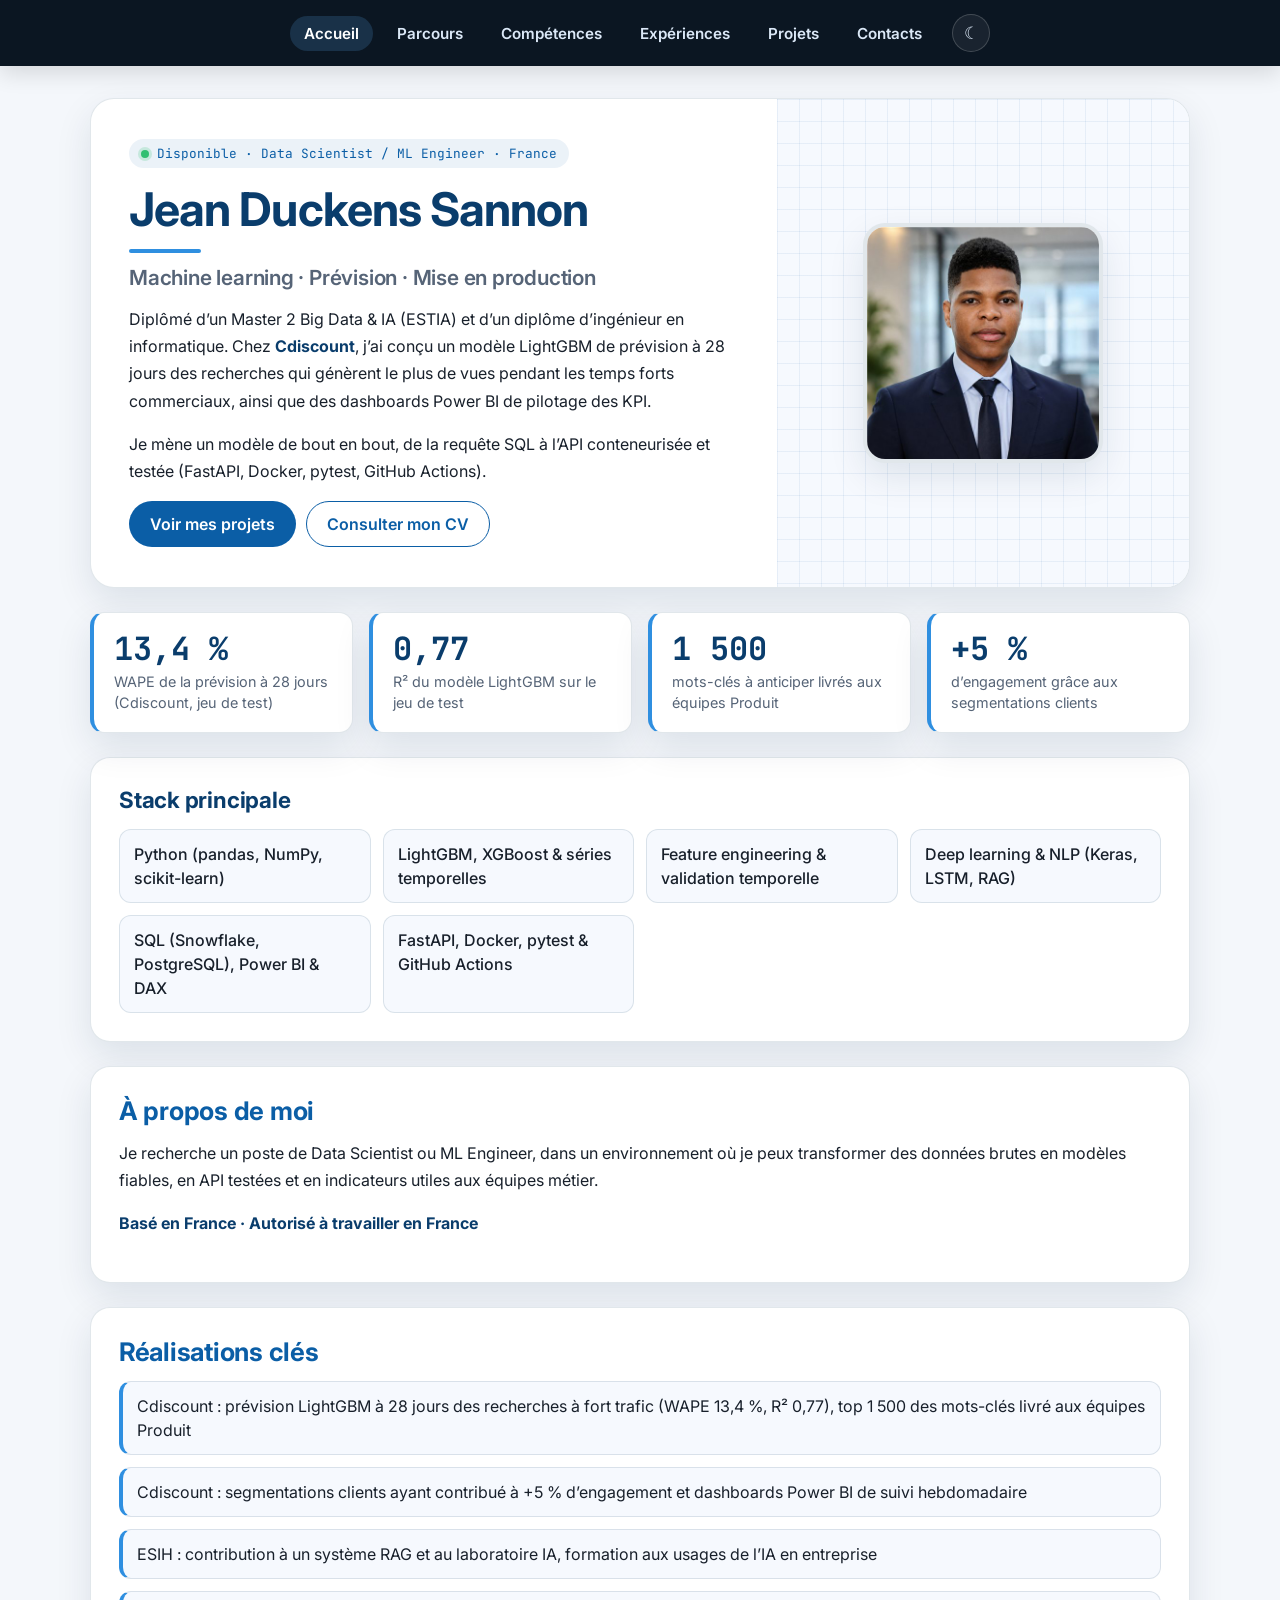
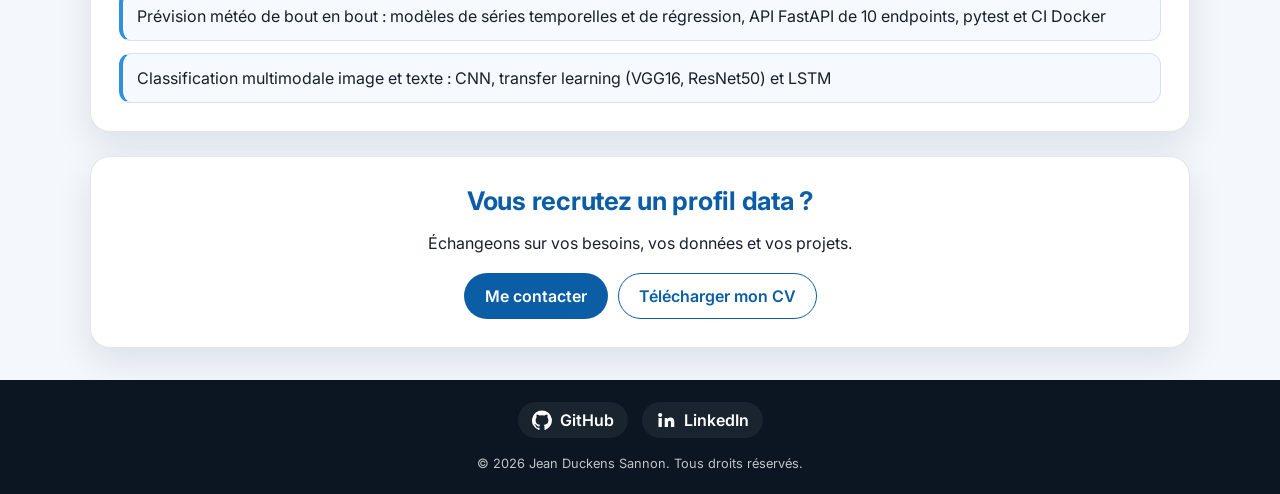
<file: index.html>
﻿<!DOCTYPE html>
<html lang="fr">
    <head>
        <meta charset="UTF-8" />
        <meta name="viewport" content="width=device-width, initial-scale=1.0" />
        <title>Jean Duckens Sannon | Data Scientist, Machine Learning & prévision</title>
        <meta name="description" content="Portfolio de Jean Duckens Sannon, Data Scientist (Master 2 Big Data & IA, ESTIA ; expérience Cdiscount) : machine learning, prévision, mise en production avec FastAPI, Docker et CI/CD, Power BI." />
        <meta name="theme-color" content="#0b1622" />
        <meta property="og:type" content="website" />
        <meta property="og:title" content="Jean Duckens Sannon | Data Scientist, Machine Learning & prévision" />
        <meta property="og:description" content="Découvrez mon parcours, mes compétences, mes expériences et mes projets de Data Science et MLOps." />
        <meta property="og:image" content="assets/images/duc.jpg" />
        <link rel="icon" href="assets/images/duc.jpg" type="image/jpeg" />
        <link rel="preconnect" href="https://fonts.googleapis.com" />
        <link rel="preconnect" href="https://fonts.gstatic.com" crossorigin />
        <link rel="stylesheet" href="https://fonts.googleapis.com/css2?family=Inter:wght@400;500;600;700&family=JetBrains+Mono:wght@500;700&display=swap" />
        <link rel="stylesheet" href="assets/css/style.css" />
        <script>try { var t = localStorage.getItem('theme'); if (t) document.documentElement.setAttribute('data-theme', t); } catch (e) {}</script>
        <script src="assets/js/main.js" defer></script>
        <script type="application/ld+json">
        {
            "@context": "https://schema.org",
            "@type": "Person",
            "name": "Jean Duckens Sannon",
            "jobTitle": "Data Scientist",
            "email": "mailto:sannonjeanduckens@gmail.com",
            "address": { "@type": "PostalAddress", "addressCountry": "FR" },
            "alumniOf": [
                { "@type": "CollegeOrUniversity", "name": "ESTIA" },
                { "@type": "CollegeOrUniversity", "name": "ESIH" }
            ],
            "knowsAbout": ["Machine learning", "Prévision de séries temporelles", "LightGBM", "Python", "SQL", "FastAPI", "Docker", "Power BI", "RAG"],
            "sameAs": [
                "https://github.com/grayhacked",
                "https://www.linkedin.com/in/jean-duckens-sannon"
            ]
        }
        </script>
    </head>

    <body>
        <header>
            <nav aria-label="Navigation principale">
                <a href="index.html" aria-current="page">Accueil</a>
                <a href="pages/parcours.html">Parcours</a>
                <a href="pages/competences.html">Compétences</a>
                <a href="pages/experiences.html">Expériences</a>
                <a href="pages/projets.html">Projets</a>
                <a href="pages/contacts.html">Contacts</a>
            </nav>
        </header>

        <main>
            <section class="hero" aria-labelledby="titre-portfolio">
                <div class="hero-copy">
                    <span class="eyebrow">Disponible · Data Scientist / ML Engineer · France</span>
                    <h1 id="titre-portfolio">Jean Duckens Sannon</h1>
                    <h2>Machine learning · Prévision · Mise en production</h2>
                    <p>Diplômé d’un Master 2 Big Data & IA (ESTIA) et d’un diplôme d’ingénieur en informatique. Chez <strong>Cdiscount</strong>, j’ai conçu un modèle LightGBM de prévision à 28 jours des recherches qui génèrent le plus de vues pendant les temps forts commerciaux, ainsi que des dashboards Power BI de pilotage des KPI.</p>
                    <p>Je mène un modèle de bout en bout, de la requête SQL à l’API conteneurisée et testée (FastAPI, Docker, pytest, GitHub Actions).</p>
                    <div class="hero-actions">
                        <a class="hero-link" href="pages/projets.html">Voir mes projets</a>
                        <a class="hero-link hero-link-ghost" href="documents/CV_Jean_Duckens_Sannon_Data_Scientist_bst.pdf" target="_blank" rel="noopener noreferrer">Consulter mon CV</a>
                    </div>
                </div>
                <div class="hero-visual">
                    <img class="profile-image" src="assets/images/duc.jpg" alt="Jean Duckens Sannon" width="240" height="240" />
                </div>
            </section>

            <section aria-labelledby="resultats-titre">
                <h2 id="resultats-titre" class="visually-hidden">Résultats chiffrés</h2>
                <ul class="metrics">
                    <li>
                        <span class="metric-value">13,4 %</span>
                        <span class="metric-label">WAPE de la prévision à 28 jours (Cdiscount, jeu de test)</span>
                    </li>
                    <li>
                        <span class="metric-value">0,77</span>
                        <span class="metric-label">R² du modèle LightGBM sur le jeu de test</span>
                    </li>
                    <li>
                        <span class="metric-value">1 500</span>
                        <span class="metric-label">mots-clés à anticiper livrés aux équipes Produit</span>
                    </li>
                    <li>
                        <span class="metric-value">+5 %</span>
                        <span class="metric-label">d’engagement grâce aux segmentations clients</span>
                    </li>
                </ul>
            </section>

            <section class="skills-panel" aria-labelledby="competences-titre">
                <h2 id="competences-titre">Stack principale</h2>
                <ul>
                    <li>Python (pandas, NumPy, scikit-learn)</li>
                    <li>LightGBM, XGBoost & séries temporelles</li>
                    <li>Feature engineering & validation temporelle</li>
                    <li>Deep learning & NLP (Keras, LSTM, RAG)</li>
                    <li>SQL (Snowflake, PostgreSQL), Power BI & DAX</li>
                    <li>FastAPI, Docker, pytest & GitHub Actions</li>
                </ul>
            </section>

            <section class="page-card" aria-labelledby="apropos-titre">
                <h2 id="apropos-titre">À propos de moi</h2>
                <p>Je recherche un poste de Data Scientist ou ML Engineer, dans un environnement où je peux transformer des données brutes en modèles fiables, en API testées et en indicateurs utiles aux équipes métier.</p>
                <p><strong>Basé en France · Autorisé à travailler en France</strong></p>
            </section>

            <section class="page-card" aria-labelledby="realisations-titre">
                <h2 id="realisations-titre">Réalisations clés</h2>
                <ul class="list-stack">
                    <li>Cdiscount : prévision LightGBM à 28 jours des recherches à fort trafic (WAPE 13,4 %, R² 0,77), top 1 500 des mots-clés livré aux équipes Produit</li>
                    <li>Cdiscount : segmentations clients ayant contribué à +5 % d’engagement et dashboards Power BI de suivi hebdomadaire</li>
                    <li>ESIH : contribution à un système RAG et au laboratoire IA, formation aux usages de l’IA en entreprise</li>
                    <li>Prévision météo de bout en bout : modèles de séries temporelles et de régression, API FastAPI de 10 endpoints, pytest et CI Docker</li>
                    <li>Classification multimodale image et texte : CNN, transfer learning (VGG16, ResNet50) et LSTM</li>
                </ul>
            </section>

            <section class="page-card recruiter-cta" aria-labelledby="cta-titre">
                <h2 id="cta-titre">Vous recrutez un profil data ?</h2>
                <p>Échangeons sur vos besoins, vos données et vos projets.</p>
                <div class="hero-actions">
                    <a class="hero-link" href="pages/contacts.html">Me contacter</a>
                    <a class="hero-link hero-link-ghost" href="documents/CV_Jean_Duckens_Sannon_Data_Scientist_bst.pdf" target="_blank" rel="noopener noreferrer">Télécharger mon CV</a>
                </div>
            </section>
        </main>

        <footer>
            <div class="social-links" aria-label="Réseaux sociaux">
                <a href="https://github.com/grayhacked" target="_blank" rel="noopener noreferrer" aria-label="GitHub">
                    <svg viewBox="0 0 24 24" aria-hidden="true"><path d="M12 .5a12 12 0 0 0-3.79 23.39c.6.11.82-.26.82-.58v-2.04c-3.34.73-4.04-1.61-4.04-1.61-.55-1.39-1.34-1.76-1.34-1.76-1.09-.75.08-.74.08-.74 1.2.08 1.84 1.23 1.84 1.23 1.07 1.84 2.8 1.31 3.49 1 .11-.78.42-1.31.76-1.61-2.67-.3-5.47-1.34-5.47-5.93 0-1.31.47-2.38 1.23-3.22-.12-.3-.53-1.52.12-3.17 0 0 1-.32 3.3 1.23a11.5 11.5 0 0 1 6 0c2.3-1.55 3.3-1.23 3.3-1.23.65 1.65.24 2.87.12 3.17.77.84 1.23 1.91 1.23 3.22 0 4.6-2.8 5.62-5.48 5.92.43.37.81 1.1.81 2.22v3.29c0 .32.22.69.83.57A12 12 0 0 0 12 .5Z"/></svg>
                    <span>GitHub</span>
                </a>
                <a href="https://www.linkedin.com/in/jean-duckens-sannon" target="_blank" rel="noopener noreferrer" aria-label="LinkedIn">
                    <svg viewBox="0 0 24 24" aria-hidden="true"><path d="M4.98 3.5A2.5 2.5 0 1 1 5 8.5a2.5 2.5 0 0 1-.02-5ZM3 9.5h4v11H3v-11Zm6.5 0h3.83v1.5h.05c.53-1 1.83-2.05 3.77-2.05 4.03 0 4.78 2.65 4.78 6.1v5.45h-4v-4.83c0-1.15-.02-2.63-1.6-2.63-1.6 0-1.85 1.25-1.85 2.55v4.91h-4v-11Z"/></svg>
                    <span>LinkedIn</span>
                </a>
            </div>
            <small>&copy; 2026 Jean Duckens Sannon. Tous droits réservés.</small>
        </footer>
    </body>
</html>
</file>
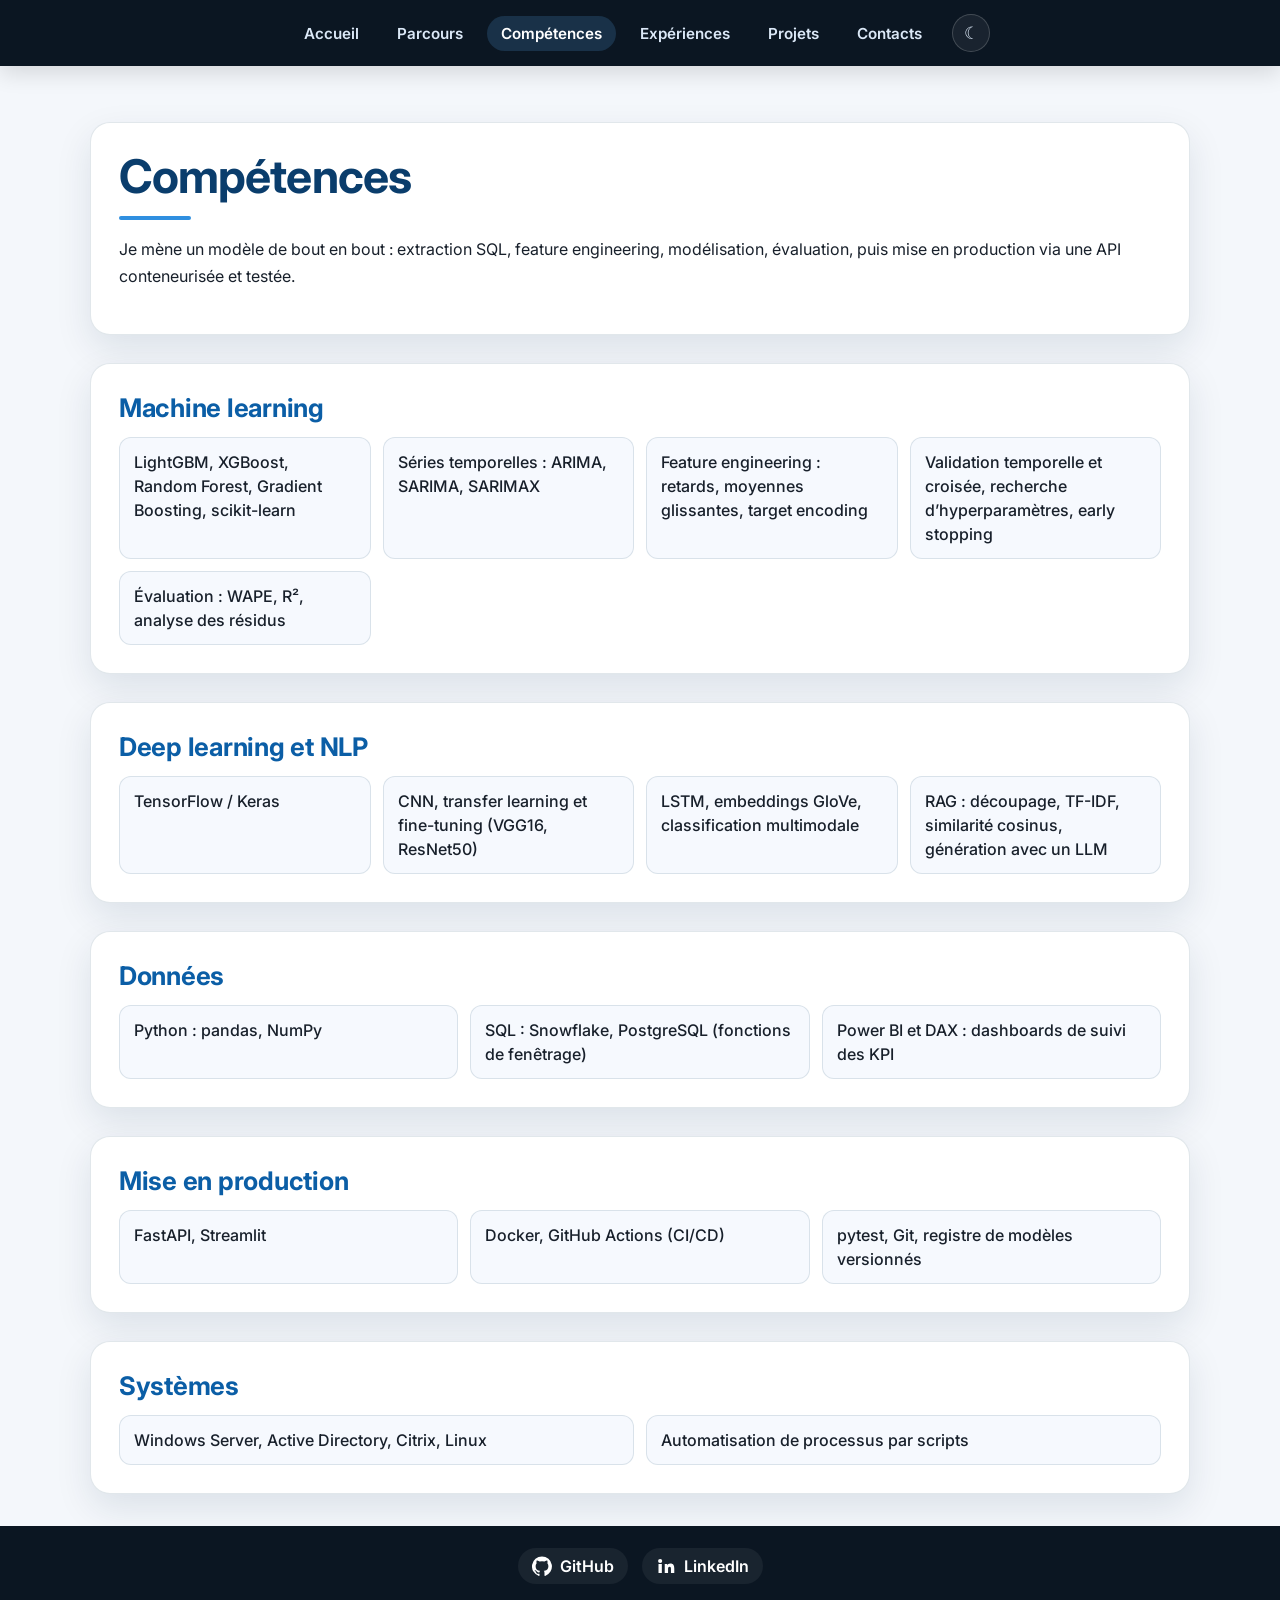
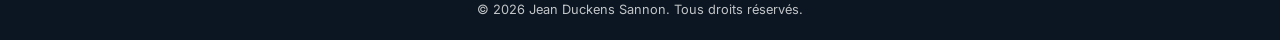
<file: pages/competences.html>
﻿<!DOCTYPE html>
<html lang="fr">
    
<head>
    <meta charset="UTF-8">
    <meta name="viewport" content="width=device-width, initial-scale=1.0">
    <title>Compétences | Jean Duckens Sannon, Data Scientist</title>
    <meta name="description" content="Compétences de Jean Duckens Sannon, Data Scientist : machine learning, séries temporelles, deep learning, NLP, SQL, Power BI, FastAPI, Docker et CI/CD.">
    <meta name="theme-color" content="#0b1622">
    <link rel="preconnect" href="https://fonts.googleapis.com">
    <link rel="preconnect" href="https://fonts.gstatic.com" crossorigin>
    <link rel="stylesheet" href="https://fonts.googleapis.com/css2?family=Inter:wght@400;500;600;700&family=JetBrains+Mono:wght@500;700&display=swap">
    <link rel="icon" href="../assets/images/duc.jpg" type="image/jpeg">
    <link rel="stylesheet" href="../assets/css/style.css">
    <script>try { var t = localStorage.getItem('theme'); if (t) document.documentElement.setAttribute('data-theme', t); } catch (e) {}</script>
    <script src="../assets/js/main.js" defer></script>
</head>

<body>
    <header>
        <nav aria-label="Navigation principale">
            <a href="../index.html">Accueil</a>
            <a href="parcours.html">Parcours</a>
            <a href="competences.html" aria-current="page">Compétences</a>
            <a href="experiences.html">Expériences</a>
            <a href="projets.html">Projets</a>
            <a href="contacts.html">Contacts</a>
        </nav>
    </header>

    <main>
        <div class="page-shell">
            <section class="page-card">
                <h1>Compétences</h1>
                <p>Je mène un modèle de bout en bout : extraction SQL, feature engineering, modélisation, évaluation, puis mise en production via une API conteneurisée et testée.</p>
            </section>

            <section class="page-card">
                <h2>Machine learning</h2>
                <ul>
                    <li>LightGBM, XGBoost, Random Forest, Gradient Boosting, scikit-learn</li>
                    <li>Séries temporelles : ARIMA, SARIMA, SARIMAX</li>
                    <li>Feature engineering : retards, moyennes glissantes, target encoding</li>
                    <li>Validation temporelle et croisée, recherche d’hyperparamètres, early stopping</li>
                    <li>Évaluation : WAPE, R², analyse des résidus</li>
                </ul>
            </section>

            <section class="page-card">
                <h2>Deep learning et NLP</h2>
                <ul>
                    <li>TensorFlow / Keras</li>
                    <li>CNN, transfer learning et fine-tuning (VGG16, ResNet50)</li>
                    <li>LSTM, embeddings GloVe, classification multimodale</li>
                    <li>RAG : découpage, TF-IDF, similarité cosinus, génération avec un LLM</li>
                </ul>
            </section>

            <section class="page-card">
                <h2>Données</h2>
                <ul>
                    <li>Python : pandas, NumPy</li>
                    <li>SQL : Snowflake, PostgreSQL (fonctions de fenêtrage)</li>
                    <li>Power BI et DAX : dashboards de suivi des KPI</li>
                </ul>
            </section>

            <section class="page-card">
                <h2>Mise en production</h2>
                <ul>
                    <li>FastAPI, Streamlit</li>
                    <li>Docker, GitHub Actions (CI/CD)</li>
                    <li>pytest, Git, registre de modèles versionnés</li>
                </ul>
            </section>

            <section class="page-card">
                <h2>Systèmes</h2>
                <ul>
                    <li>Windows Server, Active Directory, Citrix, Linux</li>
                    <li>Automatisation de processus par scripts</li>
                </ul>
            </section>
        </div>
    </main>

    <footer>
        <div class="social-links" aria-label="Réseaux sociaux">
            <a href="https://github.com/grayhacked" target="_blank" rel="noopener noreferrer" aria-label="GitHub"><svg viewBox="0 0 24 24" aria-hidden="true"><path d="M12 .5a12 12 0 0 0-3.79 23.39c.6.11.82-.26.82-.58v-2.04c-3.34.73-4.04-1.61-4.04-1.61-.55-1.39-1.34-1.76-1.34-1.76-1.09-.75.08-.74.08-.74 1.2.08 1.84 1.23 1.84 1.23 1.07 1.84 2.8 1.31 3.49 1 .11-.78.42-1.31.76-1.61-2.67-.3-5.47-1.34-5.47-5.93 0-1.31.47-2.38 1.23-3.22-.12-.3-.53-1.52.12-3.17 0 0 1-.32 3.3 1.23a11.5 11.5 0 0 1 6 0c2.3-1.55 3.3-1.23 3.3-1.23.65 1.65.24 2.87.12 3.17.77.84 1.23 1.91 1.23 3.22 0 4.6-2.8 5.62-5.48 5.92.43.37.81 1.1.81 2.22v3.29c0 .32.22.69.83.57A12 12 0 0 0 12 .5Z"/></svg><span>GitHub</span></a>
            <a href="https://www.linkedin.com/in/jean-duckens-sannon" target="_blank" rel="noopener noreferrer" aria-label="LinkedIn"><svg viewBox="0 0 24 24" aria-hidden="true"><path d="M4.98 3.5A2.5 2.5 0 1 1 5 8.5a2.5 2.5 0 0 1-.02-5ZM3 9.5h4v11H3v-11Zm6.5 0h3.83v1.5h.05c.53-1 1.83-2.05 3.77-2.05 4.03 0 4.78 2.65 4.78 6.1v5.45h-4v-4.83c0-1.15-.02-2.63-1.6-2.63-1.6 0-1.85 1.25-1.85 2.55v4.91h-4v-11Z"/></svg><span>LinkedIn</span></a>
        </div>
        <small>&copy; 2026 Jean Duckens Sannon. Tous droits réservés.</small>
    </footer>
</body>
</html>
</file>
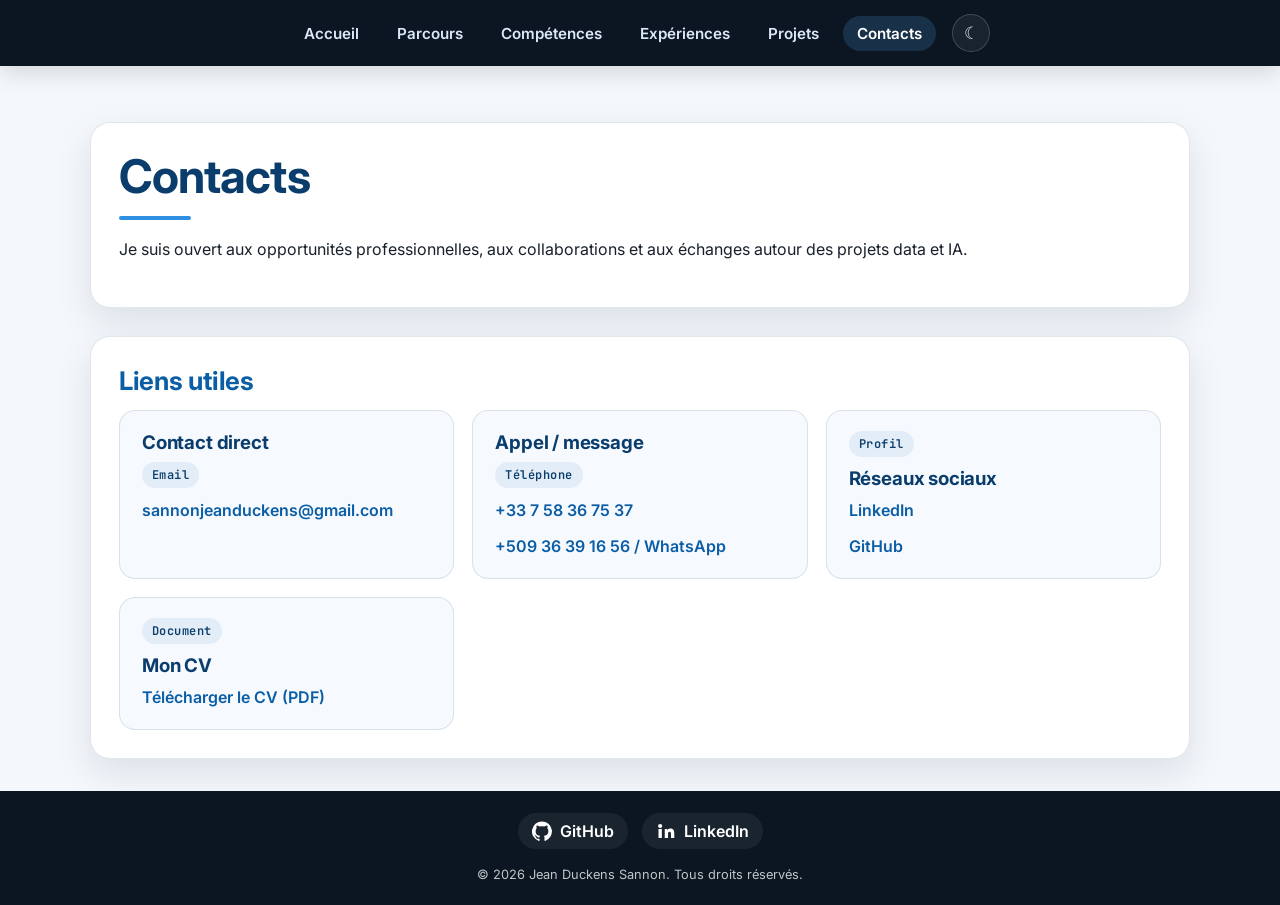
<file: pages/contacts.html>
﻿<!DOCTYPE html>
<html lang="fr">
<head>
    <meta charset="UTF-8" />
    <meta name="viewport" content="width=device-width, initial-scale=1.0" />
    <title>Contacts | Jean Duckens Sannon, Data Scientist</title>
    <meta name="description" content="Contacter Jean Duckens Sannon, Data Scientist basé en France : email, téléphone, LinkedIn, GitHub et CV en PDF.">
    <meta name="theme-color" content="#0b1622">
    <link rel="preconnect" href="https://fonts.googleapis.com">
    <link rel="preconnect" href="https://fonts.gstatic.com" crossorigin>
    <link rel="stylesheet" href="https://fonts.googleapis.com/css2?family=Inter:wght@400;500;600;700&family=JetBrains+Mono:wght@500;700&display=swap">
    <link rel="icon" href="../assets/images/duc.jpg" type="image/jpeg">
    <link rel="stylesheet" href="../assets/css/style.css" />
    <script>try { var t = localStorage.getItem('theme'); if (t) document.documentElement.setAttribute('data-theme', t); } catch (e) {}</script>
    <script src="../assets/js/main.js" defer></script>
    <script src="../assets/js/api.js" defer></script>
    <script src="../assets/js/contact.js" defer></script>
</head>
<body>
    <header>
        <nav aria-label="Navigation principale">
            <a href="../index.html">Accueil</a>
            <a href="parcours.html">Parcours</a>
            <a href="competences.html">Compétences</a>
            <a href="experiences.html">Expériences</a>
            <a href="projets.html">Projets</a>
            <a href="contacts.html" aria-current="page">Contacts</a>
        </nav>
    </header>

    <main>
        <div class="page-shell">
            <section class="page-card">
                <h1>Contacts</h1>
                <p>Je suis ouvert aux opportunités professionnelles, aux collaborations et aux échanges autour des projets data et IA.</p>
            </section>

            <section class="page-card">
                <h2>Liens utiles</h2>
                <div class="contact-grid">
                    <article class="contact-card">
                        <h3>Contact direct</h3>
                        <span class="label">Email</span>
                        <ul class="contact-list">
                            <li><a href="mailto:sannonjeanduckens@gmail.com">sannonjeanduckens@gmail.com</a></li>
                        </ul>
                    </article>

                    <article class="contact-card">
                        <h3>Appel / message</h3>
                        <span class="label">Téléphone</span>
                        <ul class="contact-list">
                            <li><a href="tel:+33758367537">+33 7 58 36 75 37</a></li>
                            <li><a href="https://wa.me/50936391656" target="_blank" rel="noopener noreferrer">+509 36 39 16 56 / WhatsApp</a></li>
                        </ul>
                    </article>

                    <article class="contact-card">
                        <span class="label">Profil</span>
                        <h3>Réseaux sociaux</h3>
                        <ul class="contact-list">
                            <li><a href="https://www.linkedin.com/in/jean-duckens-sannon" target="_blank" rel="noopener noreferrer">LinkedIn</a></li>
                            <li><a href="https://github.com/grayhacked" target="_blank" rel="noopener noreferrer">GitHub</a></li>
                        </ul>
                    </article>

                    <article class="contact-card">
                        <span class="label">Document</span>
                        <h3>Mon CV</h3>
                        <ul class="contact-list">
                            <li><a href="../documents/CV_Jean_Duckens_Sannon_Data_Scientist_bst.pdf" target="_blank" rel="noopener noreferrer">Télécharger le CV (PDF)</a></li>
                        </ul>
                    </article>
                </div>
            </section>

            <section class="page-card" id="contact-form-section" aria-labelledby="form-titre" hidden>
                <h2 id="form-titre">M'envoyer un message</h2>
                <form id="contact-form" class="contact-form" novalidate>
                    <label>Nom
                        <input name="name" required minlength="2" maxlength="100" autocomplete="name">
                    </label>
                    <label>Email
                        <input name="email" type="email" required autocomplete="email">
                    </label>
                    <label>Message
                        <textarea name="message" required minlength="10" maxlength="3000" rows="6"></textarea>
                    </label>
                    <!-- Pot de miel : invisible pour les humains, rempli par les robots -->
                    <input name="website" class="visually-hidden" tabindex="-1" autocomplete="off" aria-hidden="true">
                    <button type="submit" class="hero-link">Envoyer</button>
                    <p id="form-status" class="form-status" role="status" aria-live="polite"></p>
                </form>
            </section>
        </div>
    </main>

    <footer>
        <div class="social-links" aria-label="Réseaux sociaux">
            <a href="https://github.com/grayhacked" target="_blank" rel="noopener noreferrer" aria-label="GitHub"><svg viewBox="0 0 24 24" aria-hidden="true"><path d="M12 .5a12 12 0 0 0-3.79 23.39c.6.11.82-.26.82-.58v-2.04c-3.34.73-4.04-1.61-4.04-1.61-.55-1.39-1.34-1.76-1.34-1.76-1.09-.75.08-.74.08-.74 1.2.08 1.84 1.23 1.84 1.23 1.07 1.84 2.8 1.31 3.49 1 .11-.78.42-1.31.76-1.61-2.67-.3-5.47-1.34-5.47-5.93 0-1.31.47-2.38 1.23-3.22-.12-.3-.53-1.52.12-3.17 0 0 1-.32 3.3 1.23a11.5 11.5 0 0 1 6 0c2.3-1.55 3.3-1.23 3.3-1.23.65 1.65.24 2.87.12 3.17.77.84 1.23 1.91 1.23 3.22 0 4.6-2.8 5.62-5.48 5.92.43.37.81 1.1.81 2.22v3.29c0 .32.22.69.83.57A12 12 0 0 0 12 .5Z"/></svg><span>GitHub</span></a>
            <a href="https://www.linkedin.com/in/jean-duckens-sannon" target="_blank" rel="noopener noreferrer" aria-label="LinkedIn"><svg viewBox="0 0 24 24" aria-hidden="true"><path d="M4.98 3.5A2.5 2.5 0 1 1 5 8.5a2.5 2.5 0 0 1-.02-5ZM3 9.5h4v11H3v-11Zm6.5 0h3.83v1.5h.05c.53-1 1.83-2.05 3.77-2.05 4.03 0 4.78 2.65 4.78 6.1v5.45h-4v-4.83c0-1.15-.02-2.63-1.6-2.63-1.6 0-1.85 1.25-1.85 2.55v4.91h-4v-11Z"/></svg><span>LinkedIn</span></a>
        </div>
        <small>&copy; 2026 Jean Duckens Sannon. Tous droits réservés.</small>
    </footer>
</body>
</html>
</file>
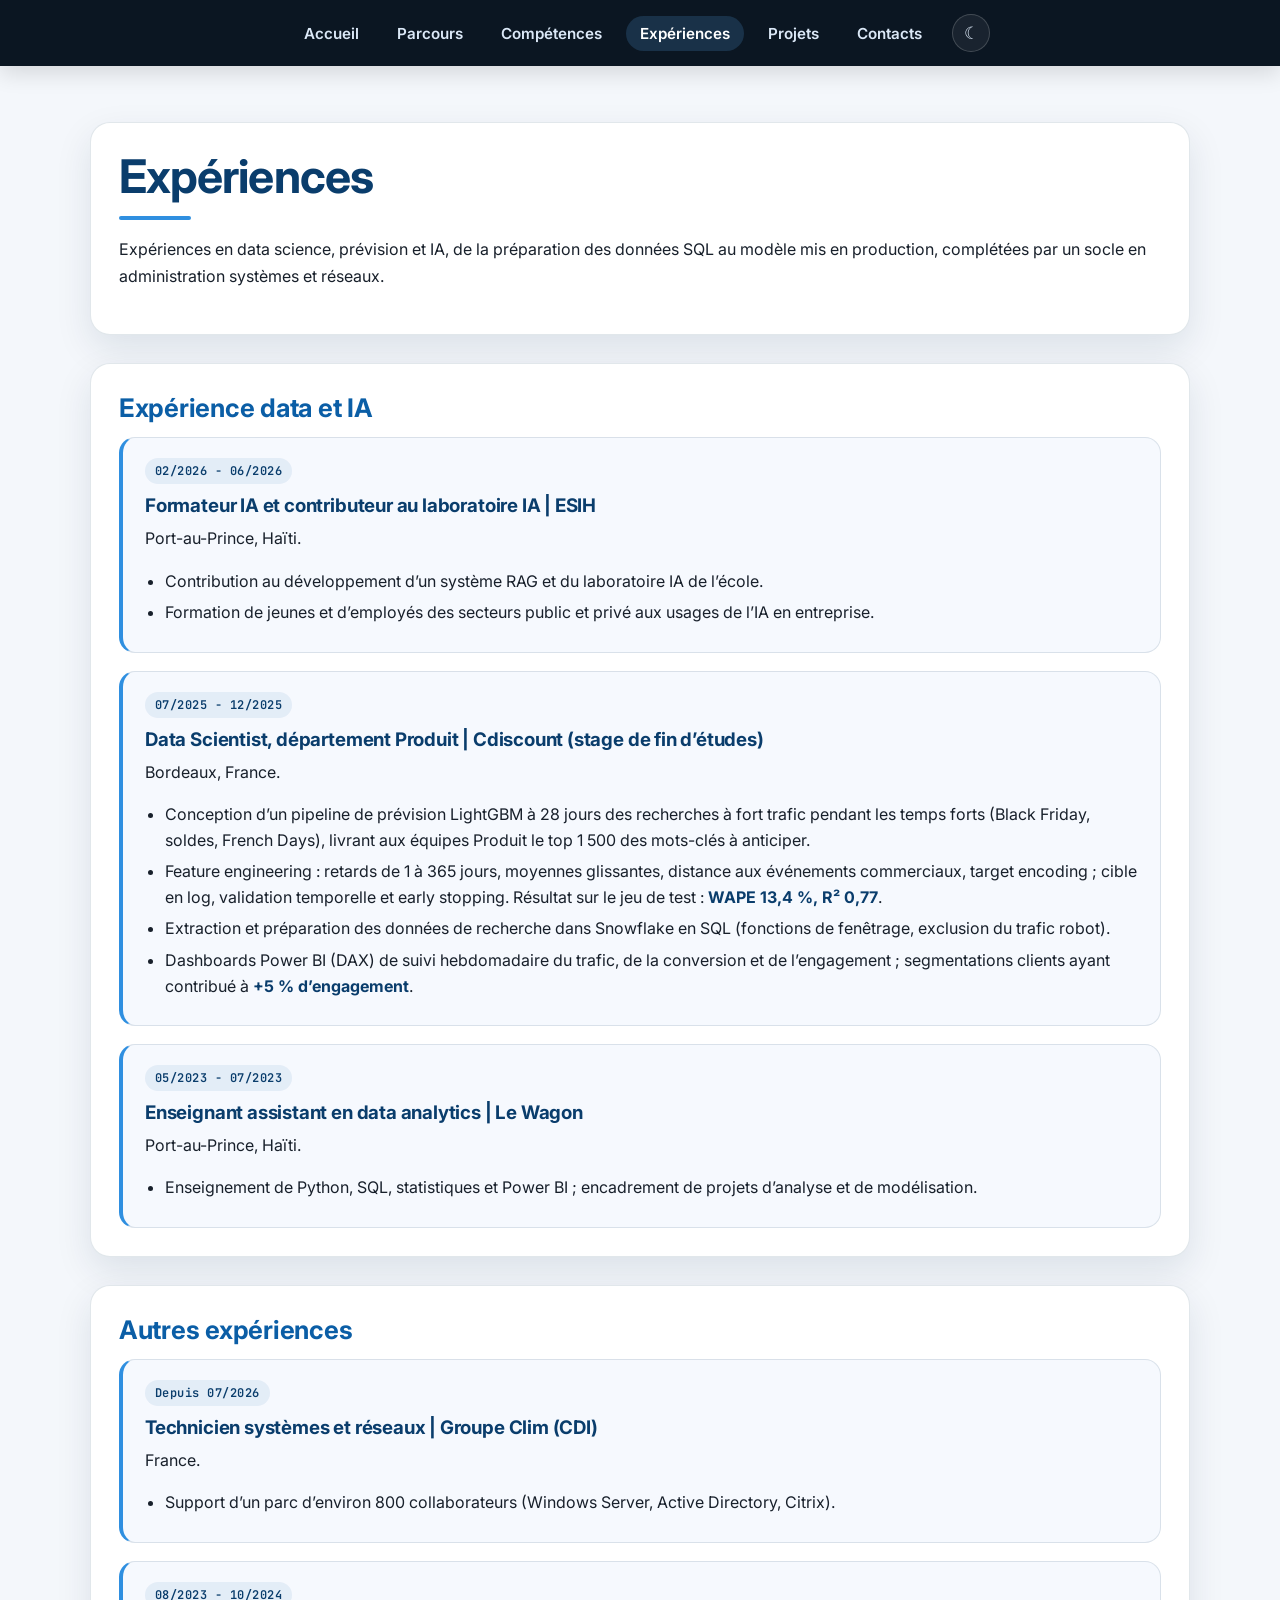
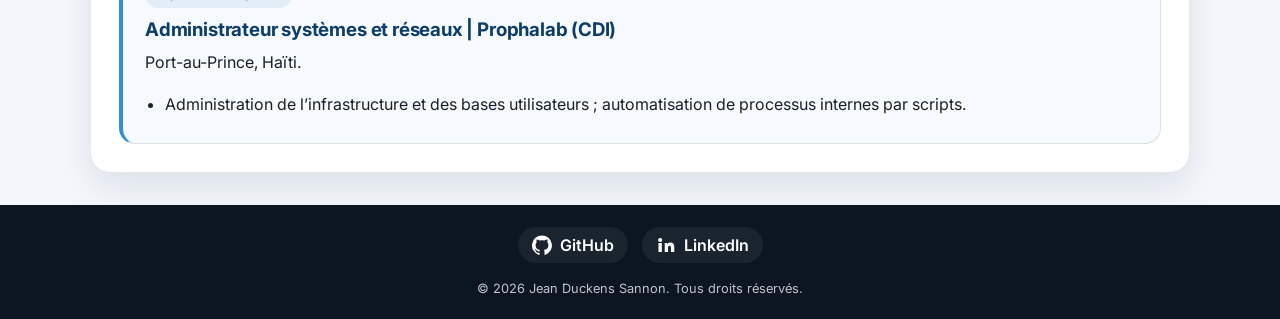
<file: pages/experiences.html>
﻿<!DOCTYPE html>
<html lang="fr">
<head>
    <meta charset="UTF-8">
    <meta name="viewport" content="width=device-width, initial-scale=1.0">
    <title>Expériences | Jean Duckens Sannon, Data Scientist</title>
    <meta name="description" content="Expériences de Jean Duckens Sannon : Data Scientist chez Cdiscount (prévision LightGBM, Power BI), formateur IA à l’ESIH, enseignant data analytics au Wagon.">
    <meta name="theme-color" content="#0b1622">
    <link rel="preconnect" href="https://fonts.googleapis.com">
    <link rel="preconnect" href="https://fonts.gstatic.com" crossorigin>
    <link rel="stylesheet" href="https://fonts.googleapis.com/css2?family=Inter:wght@400;500;600;700&family=JetBrains+Mono:wght@500;700&display=swap">
    <link rel="icon" href="../assets/images/duc.jpg" type="image/jpeg">
    <link rel="stylesheet" href="../assets/css/style.css">
    <script>try { var t = localStorage.getItem('theme'); if (t) document.documentElement.setAttribute('data-theme', t); } catch (e) {}</script>
    <script src="../assets/js/main.js" defer></script>
</head>
<body>
    <header>
        <nav aria-label="Navigation principale">
            <a href="../index.html">Accueil</a>
            <a href="parcours.html">Parcours</a>
            <a href="competences.html">Compétences</a>
            <a href="experiences.html" aria-current="page">Expériences</a>
            <a href="projets.html">Projets</a>
            <a href="contacts.html">Contacts</a>
        </nav>
    </header>

    <main>
        <div class="page-shell">
            <section class="page-card">
                <h1>Expériences</h1>
                <p>Expériences en data science, prévision et IA, de la préparation des données SQL au modèle mis en production, complétées par un socle en administration systèmes et réseaux.</p>
            </section>

            <section class="page-card">
                <h2>Expérience data et IA</h2>
                <div class="timeline">
                    <article class="timeline-item">
                        <span class="label">02/2026 - 06/2026</span>
                        <h3>Formateur IA et contributeur au laboratoire IA | ESIH</h3>
                        <p>Port-au-Prince, Haïti.</p>
                        <ul>
                            <li>Contribution au développement d’un système RAG et du laboratoire IA de l’école.</li>
                            <li>Formation de jeunes et d’employés des secteurs public et privé aux usages de l’IA en entreprise.</li>
                        </ul>
                    </article>

                    <article class="timeline-item">
                        <span class="label">07/2025 - 12/2025</span>
                        <h3>Data Scientist, département Produit | Cdiscount (stage de fin d’études)</h3>
                        <p>Bordeaux, France.</p>
                        <ul>
                            <li>Conception d’un pipeline de prévision LightGBM à 28 jours des recherches à fort trafic pendant les temps forts (Black Friday, soldes, French Days), livrant aux équipes Produit le top 1 500 des mots-clés à anticiper.</li>
                            <li>Feature engineering : retards de 1 à 365 jours, moyennes glissantes, distance aux événements commerciaux, target encoding ; cible en log, validation temporelle et early stopping. Résultat sur le jeu de test : <strong>WAPE 13,4 %, R² 0,77</strong>.</li>
                            <li>Extraction et préparation des données de recherche dans Snowflake en SQL (fonctions de fenêtrage, exclusion du trafic robot).</li>
                            <li>Dashboards Power BI (DAX) de suivi hebdomadaire du trafic, de la conversion et de l’engagement ; segmentations clients ayant contribué à <strong>+5 % d’engagement</strong>.</li>
                        </ul>
                    </article>

                    <article class="timeline-item">
                        <span class="label">05/2023 - 07/2023</span>
                        <h3>Enseignant assistant en data analytics | Le Wagon</h3>
                        <p>Port-au-Prince, Haïti.</p>
                        <ul>
                            <li>Enseignement de Python, SQL, statistiques et Power BI ; encadrement de projets d’analyse et de modélisation.</li>
                        </ul>
                    </article>
                </div>
            </section>

            <section class="page-card">
                <h2>Autres expériences</h2>
                <div class="timeline">
                    <article class="timeline-item">
                        <span class="label">Depuis 07/2026</span>
                        <h3>Technicien systèmes et réseaux | Groupe Clim (CDI)</h3>
                        <p>France.</p>
                        <ul>
                            <li>Support d’un parc d’environ 800 collaborateurs (Windows Server, Active Directory, Citrix).</li>
                        </ul>
                    </article>

                    <article class="timeline-item">
                        <span class="label">08/2023 - 10/2024</span>
                        <h3>Administrateur systèmes et réseaux | Prophalab (CDI)</h3>
                        <p>Port-au-Prince, Haïti.</p>
                        <ul>
                            <li>Administration de l’infrastructure et des bases utilisateurs ; automatisation de processus internes par scripts.</li>
                        </ul>
                    </article>
                </div>
            </section>
        </div>
    </main>

    <footer>
        <div class="social-links" aria-label="Réseaux sociaux">
            <a href="https://github.com/grayhacked" target="_blank" rel="noopener noreferrer" aria-label="GitHub"><svg viewBox="0 0 24 24" aria-hidden="true"><path d="M12 .5a12 12 0 0 0-3.79 23.39c.6.11.82-.26.82-.58v-2.04c-3.34.73-4.04-1.61-4.04-1.61-.55-1.39-1.34-1.76-1.34-1.76-1.09-.75.08-.74.08-.74 1.2.08 1.84 1.23 1.84 1.23 1.07 1.84 2.8 1.31 3.49 1 .11-.78.42-1.31.76-1.61-2.67-.3-5.47-1.34-5.47-5.93 0-1.31.47-2.38 1.23-3.22-.12-.3-.53-1.52.12-3.17 0 0 1-.32 3.3 1.23a11.5 11.5 0 0 1 6 0c2.3-1.55 3.3-1.23 3.3-1.23.65 1.65.24 2.87.12 3.17.77.84 1.23 1.91 1.23 3.22 0 4.6-2.8 5.62-5.48 5.92.43.37.81 1.1.81 2.22v3.29c0 .32.22.69.83.57A12 12 0 0 0 12 .5Z"/></svg><span>GitHub</span></a>
            <a href="https://www.linkedin.com/in/jean-duckens-sannon" target="_blank" rel="noopener noreferrer" aria-label="LinkedIn"><svg viewBox="0 0 24 24" aria-hidden="true"><path d="M4.98 3.5A2.5 2.5 0 1 1 5 8.5a2.5 2.5 0 0 1-.02-5ZM3 9.5h4v11H3v-11Zm6.5 0h3.83v1.5h.05c.53-1 1.83-2.05 3.77-2.05 4.03 0 4.78 2.65 4.78 6.1v5.45h-4v-4.83c0-1.15-.02-2.63-1.6-2.63-1.6 0-1.85 1.25-1.85 2.55v4.91h-4v-11Z"/></svg><span>LinkedIn</span></a>
        </div>
        <small>&copy; 2026 Jean Duckens Sannon. Tous droits réservés.</small>
    </footer>
</body>
</html>
</file>
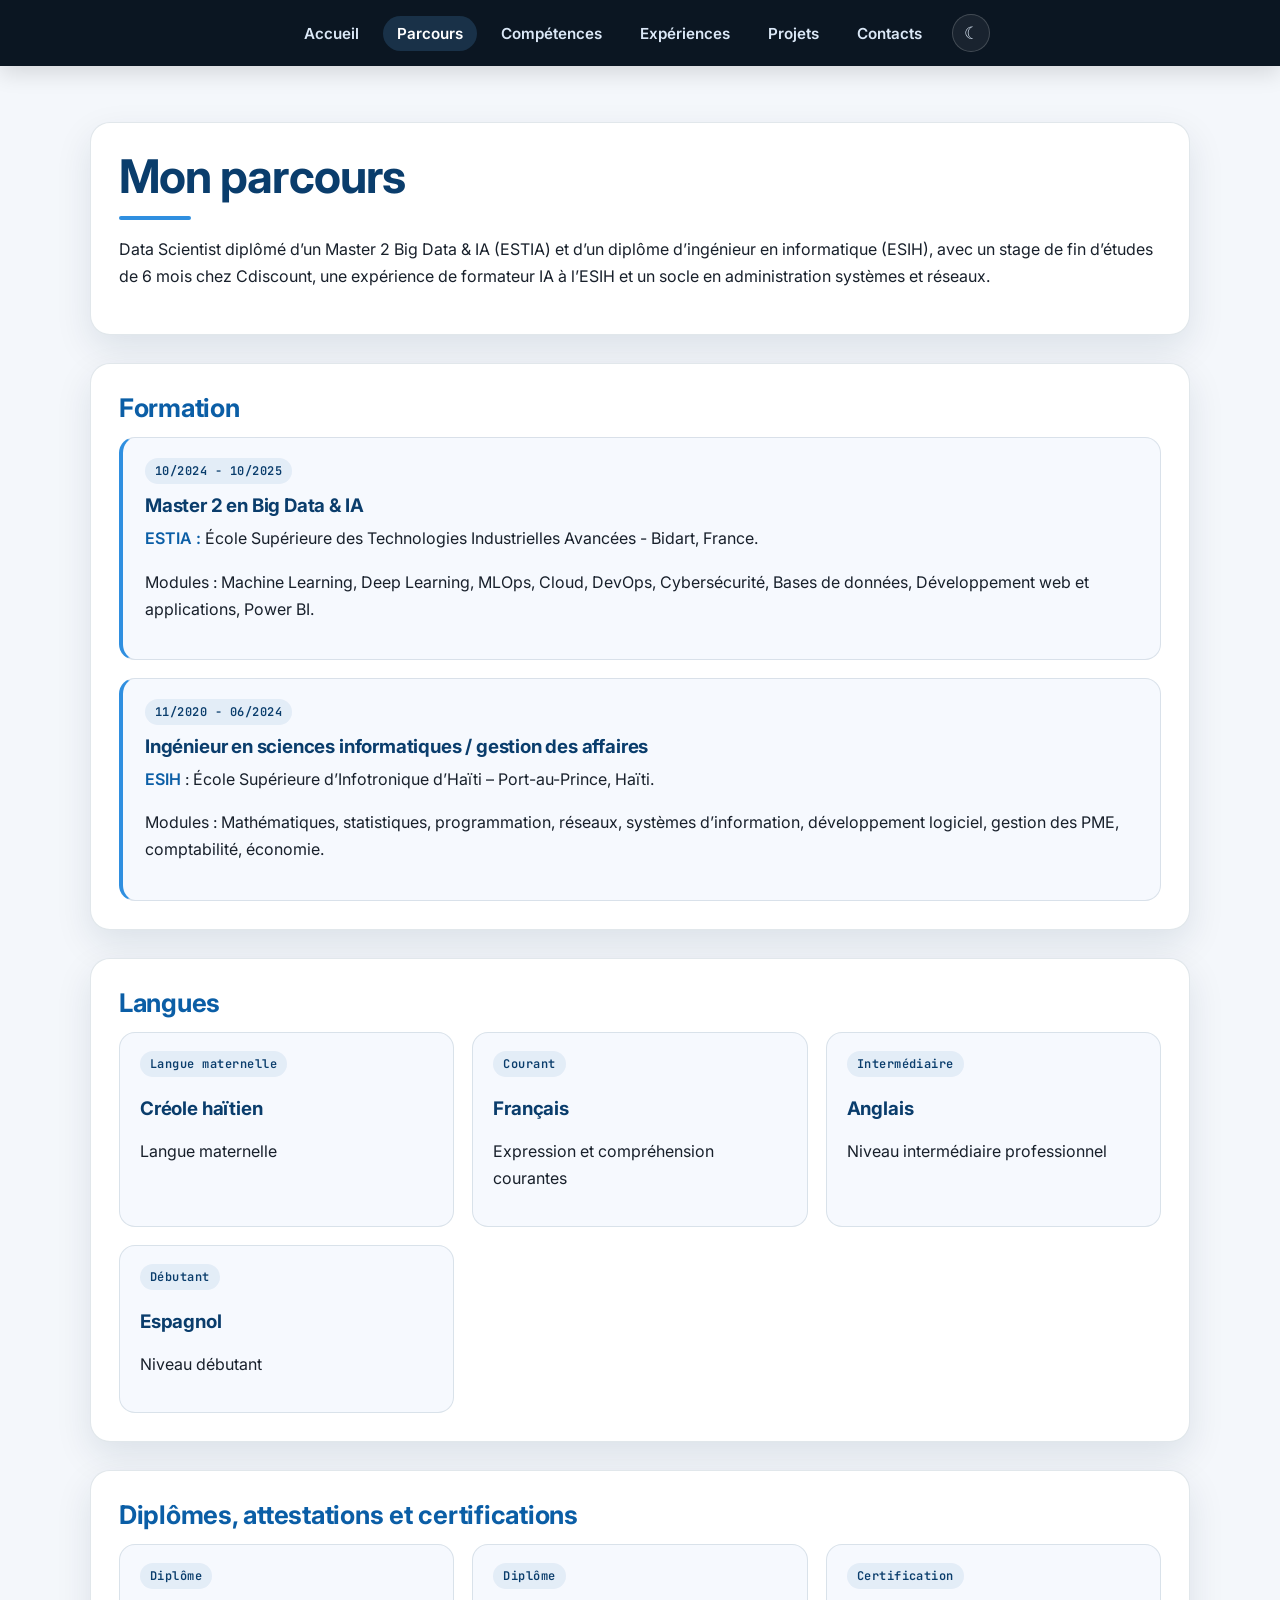
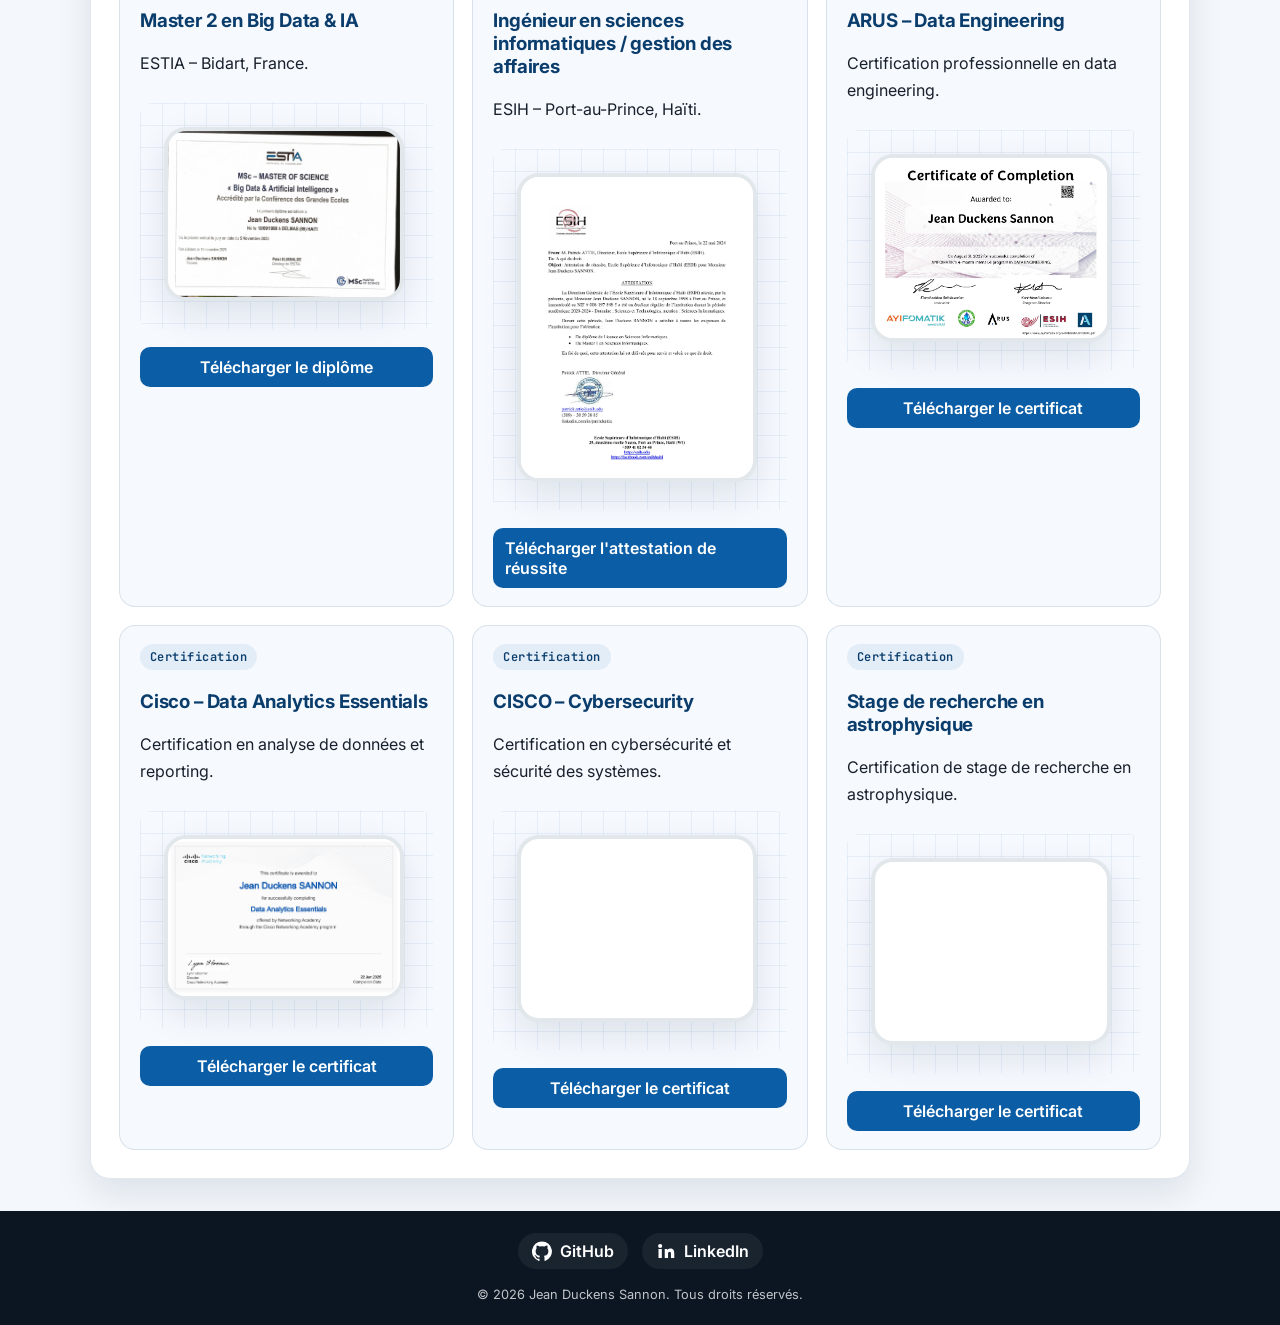
<file: pages/parcours.html>
﻿<!DOCTYPE html>
<html lang="fr">
<head>
    <meta charset="UTF-8">
    <meta name="viewport" content="width=device-width, initial-scale=1.0">
    <title>Parcours | Jean Duckens Sannon, Data Scientist</title>
    <meta name="description" content="Parcours de Jean Duckens Sannon : Master 2 Big Data & IA (ESTIA), diplôme d’ingénieur en informatique (ESIH), certifications data et langues.">
    <meta name="theme-color" content="#0b1622">
    <link rel="preconnect" href="https://fonts.googleapis.com">
    <link rel="preconnect" href="https://fonts.gstatic.com" crossorigin>
    <link rel="stylesheet" href="https://fonts.googleapis.com/css2?family=Inter:wght@400;500;600;700&family=JetBrains+Mono:wght@500;700&display=swap">
    <link rel="icon" href="../assets/images/duc.jpg" type="image/jpeg">
    <link rel="stylesheet" href="../assets/css/style.css">
    <script>try { var t = localStorage.getItem('theme'); if (t) document.documentElement.setAttribute('data-theme', t); } catch (e) {}</script>
    <script src="../assets/js/main.js" defer></script>
</head>
<body>
    <header>
        <nav aria-label="Navigation principale">
            <a href="../index.html">Accueil</a>
            <a href="parcours.html" aria-current="page">Parcours</a>
            <a href="competences.html">Compétences</a>
            <a href="experiences.html">Expériences</a>
            <a href="projets.html">Projets</a>
            <a href="contacts.html">Contacts</a>
        </nav>
    </header>

    <main>
        <div class="page-shell">
            <section class="page-card">
                <h1>Mon parcours</h1>
                <p>Data Scientist diplômé d’un Master 2 Big Data & IA (ESTIA) et d’un diplôme d’ingénieur en informatique (ESIH), avec un stage de fin d’études de 6 mois chez Cdiscount, une expérience de formateur IA à l’ESIH et un socle en administration systèmes et réseaux.</p>
            </section>

            <section class="page-card">
                <h2>Formation</h2>
                <div class="timeline">
                    <article class="timeline-item">
                        <span class="label">10/2024 - 10/2025</span>
                        <h3>Master 2 en Big Data & IA</h3>          
                        <p><a class="site-link" href="https://www.estia.fr/" target="_blank" rel="noopener noreferrer">ESTIA :</a> École Supérieure des Technologies Industrielles Avancées - Bidart, France.</p>
                        <p>Modules : Machine Learning, Deep Learning, MLOps, Cloud, DevOps, Cybersécurité, Bases de données, Développement web et applications, Power BI.</p>
                    </article>
                    <article class="timeline-item">
                        <span class="label">11/2020 - 06/2024</span>
                        <h3>Ingénieur en sciences informatiques / gestion des affaires</h3>
                        <p><a class="site-link" href="https://www.esih.edu/" target="_blank" rel="noopener noreferrer">ESIH</a> : École Supérieure d’Infotronique d’Haïti  – Port-au-Prince, Haïti.</p>
                        <p>Modules : Mathématiques, statistiques, programmation, réseaux, systèmes d’information, développement logiciel, gestion des PME, comptabilité, économie.</p>
                    </article>
                </div>
            </section>

            <section class="page-card">
                <h2>Langues</h2>
                <div class="doc-grid">
                    <article class="doc-card">
                        <span class="label">Langue maternelle</span>
                        <h3>Créole haïtien</h3>
                        <p>Langue maternelle</p>
                    </article>

                    <article class="doc-card">
                        <span class="label">Courant</span>
                        <h3>Français</h3>
                        <p>Expression et compréhension courantes</p>
                    </article>

                    <article class="doc-card">
                        <span class="label">Intermédiaire</span>
                        <h3>Anglais</h3>
                        <p>Niveau intermédiaire professionnel</p>
                    </article>

                    <article class="doc-card">
                        <span class="label">Débutant</span>
                        <h3>Espagnol</h3>
                        <p>Niveau débutant</p>
                    </article>
                </div>
            </section>

            <section class="page-card">
                <h2>Diplômes, attestations et certifications</h2>
                <div class="doc-grid">
                    <article class="doc-card">
                        <span class="label">Diplôme</span>
                        <h3>Master 2 en Big Data & IA</h3>
                        <p>ESTIA – Bidart, France.</p>
                        <div class="hero-visual">
                            <a class="image-link" href="../documents/diplomes/M2.jpg" target="_blank" rel="noopener noreferrer" aria-label="Agrandir le diplôme">
                                <img class="profile-image" loading="lazy" decoding="async" src="../documents/diplomes/M2.jpg" alt="Diplôme de Master 2 en Big Data & IA" width="200" height="110" />
                            </a>
                        </div>
                        <a class="doc-link" href="../documents/diplomes/M2.pdf" target="_blank" rel="noopener noreferrer">Télécharger le diplôme</a>
                    </article>

                    <article class="doc-card">
                        <span class="label">Diplôme</span>
                        <h3>Ingénieur en sciences informatiques / gestion des affaires</h3>
                        <p>ESIH – Port-au-Prince, Haïti.</p>
                        <div class="hero-visual">
                            <a class="image-link" href="../documents/diplomes/ATTESTATION.jpg" target="_blank" rel="noopener noreferrer" aria-label="Agrandir le diplôme">
                                <img class="profile-image" loading="lazy" decoding="async" src="../documents/diplomes/ATTESTATION.jpg" alt="Diplôme d'ingénieur en sciences informatiques / gestion des affaires" width="200" height="110" />
                            </a>
                        </div>
                        <a class="doc-link" href="../documents/diplomes/ATTESTATION.pdf" target="_blank" rel="noopener noreferrer">Télécharger l'attestation de réussite</a>
                    </article>

                    <article class="doc-card">
                        <span class="label">Certification</span>
                        <h3>ARUS – Data Engineering</h3>
                        <p>Certification professionnelle en data engineering.</p>
                        <div class="hero-visual">
                            <a class="image-link" href="../documents/certifications/data_engineering.jpg" target="_blank" rel="noopener noreferrer" aria-label="Agrandir le certificat de data engineering">
                                <img class="profile-image" loading="lazy" decoding="async" src="../documents/certifications/data_engineering.jpg" alt="Certificat de data engineering" width="200" height="110" />
                            </a>
                        </div>
                        <a class="doc-link" href="../documents/certifications/data_engineering.pdf" target="_blank" rel="noopener noreferrer">Télécharger le certificat</a>
                    </article>


                    <article class="doc-card">
                        <span class="label">Certification</span>
                        <h3>Cisco – Data Analytics Essentials</h3>
                        <p>Certification en analyse de données et reporting.</p>
                        <div class="hero-visual">
                            <a class="image-link" href="../documents/certifications/data_analytics_essentials.jpg" target="_blank" rel="noopener noreferrer" aria-label="Agrandir le certificat d'analyse de données">
                                <img class="profile-image" loading="lazy" decoding="async" src="../documents/certifications/data_analytics_essentials.jpg" alt="Certificat d'analyse de données" width="200" height="110" />
                            </a>
                        </div>
                        <a class="doc-link" href="../documents/certifications/data_analytics_essentials.pdf" target="_blank" rel="noopener noreferrer">Télécharger le certificat</a>
                    </article>

                    
                    <article class="doc-card">
                        <span class="label">Certification</span>
                        <h3>CISCO – Cybersecurity</h3>
                        <p>Certification en cybersécurité et sécurité des systèmes.</p>
                        <div class="hero-visual">
                            <a class="image-link" href="../documents/certifications/Cybersecurity_Essentials_Badge20240401-29-th21ki.jpg" target="_blank" rel="noopener noreferrer" aria-label="Agrandir le certificat de cybersécurité">
                                <img class="profile-image" loading="lazy" decoding="async" src="../documents/certifications/Cybersecurity_Essentials_Badge20240401-29-th21ki.jpg" alt="Certificat de cybersécurité" width="200" height="110" />
                            </a>
                        </div>
                        <a class="doc-link" href="../documents/certifications/Cybersecurity_Essentials_Badge20240401-29-th21ki.pdf" target="_blank" rel="noopener noreferrer">Télécharger le certificat</a>
                    </article>

                    <article class="doc-card">
                        <span class="label">Certification</span>
                        <h3>Stage de recherche en astrophysique</h3>
                        <p>Certification de stage de recherche en astrophysique.</p>
                        <div class="hero-visual">
                            <a class="image-link" href="../documents/certifications/Certificate_internship_astrophysics.jpg" target="_blank" rel="noopener noreferrer" aria-label="Agrandir le certificat de stage">
                                <img class="profile-image" loading="lazy" decoding="async" src="../documents/certifications/Certificate_internship_astrophysics.jpg" alt="Certificat de stage" width="200" height="110" />
                            </a>
                        </div>
                        <a class="doc-link" href="../documents/certifications/Certificate_internship_astrophysics.pdf" target="_blank" rel="noopener noreferrer">Télécharger le certificat</a> 
                    </article>
                </div>
            </section>
        </div>
    </main>

    <footer>
        <div class="social-links" aria-label="Réseaux sociaux">
            <a href="https://github.com/grayhacked" target="_blank" rel="noopener noreferrer" aria-label="GitHub"><svg viewBox="0 0 24 24" aria-hidden="true"><path d="M12 .5a12 12 0 0 0-3.79 23.39c.6.11.82-.26.82-.58v-2.04c-3.34.73-4.04-1.61-4.04-1.61-.55-1.39-1.34-1.76-1.34-1.76-1.09-.75.08-.74.08-.74 1.2.08 1.84 1.23 1.84 1.23 1.07 1.84 2.8 1.31 3.49 1 .11-.78.42-1.31.76-1.61-2.67-.3-5.47-1.34-5.47-5.93 0-1.31.47-2.38 1.23-3.22-.12-.3-.53-1.52.12-3.17 0 0 1-.32 3.3 1.23a11.5 11.5 0 0 1 6 0c2.3-1.55 3.3-1.23 3.3-1.23.65 1.65.24 2.87.12 3.17.77.84 1.23 1.91 1.23 3.22 0 4.6-2.8 5.62-5.48 5.92.43.37.81 1.1.81 2.22v3.29c0 .32.22.69.83.57A12 12 0 0 0 12 .5Z"/></svg><span>GitHub</span></a>
            <a href="https://www.linkedin.com/in/jean-duckens-sannon" target="_blank" rel="noopener noreferrer" aria-label="LinkedIn"><svg viewBox="0 0 24 24" aria-hidden="true"><path d="M4.98 3.5A2.5 2.5 0 1 1 5 8.5a2.5 2.5 0 0 1-.02-5ZM3 9.5h4v11H3v-11Zm6.5 0h3.83v1.5h.05c.53-1 1.83-2.05 3.77-2.05 4.03 0 4.78 2.65 4.78 6.1v5.45h-4v-4.83c0-1.15-.02-2.63-1.6-2.63-1.6 0-1.85 1.25-1.85 2.55v4.91h-4v-11Z"/></svg><span>LinkedIn</span></a>
        </div>
        <small>&copy; 2026 Jean Duckens Sannon. Tous droits réservés.</small>
    </footer>
</body>
</html>
</file>
<file: assets/css/style.css>
﻿/* =========================================================
   Portfolio Jean Duckens Sannon — Data Scientist
   Thème clair / sombre piloté par des variables CSS
   ========================================================= */

:root {
    --bg: #f4f7fb;
    --bg-panel: #ffffff;
    --bg-soft: #f6f9fe;
    --nav: #0b1622;
    --nav-text: #dbe8f7;
    --primary: #0b5ea6;
    --primary-strong: #0a3d6c;
    --accent: #2f8fe0;
    --btn: #0b5ea6;
    --btn-hover: #0a3d6c;
    --btn-text: #ffffff;
    --text: #18202b;
    --muted: #566477;
    --border: rgba(15, 56, 92, 0.12);
    --grid-line: rgba(11, 94, 166, 0.07);
    --chip-bg: rgba(11, 94, 166, 0.08);
    --chip-text: #0a3d6c;
    --shadow: 0 14px 36px rgba(11, 41, 69, 0.10);

    --font-sans: 'Inter', 'Segoe UI', system-ui, -apple-system, sans-serif;
    --font-mono: 'JetBrains Mono', ui-monospace, 'Cascadia Code', Consolas, monospace;
    --radius: 20px;

    color-scheme: light;
}

@media (prefers-color-scheme: dark) {
    :root:not([data-theme="light"]) {
        --bg: #0a1119;
        --bg-panel: #101a26;
        --bg-soft: #14202f;
        --nav: #060c13;
        --nav-text: #cfdcec;
        --primary: #5aa9f0;
        --primary-strong: #9ccbff;
        --accent: #5aa9f0;
        --btn: #1f6fc0;
        --btn-hover: #2b82dc;
        --btn-text: #ffffff;
        --text: #e2e8f0;
        --muted: #95a3b6;
        --border: rgba(140, 180, 230, 0.14);
        --grid-line: rgba(140, 190, 255, 0.06);
        --chip-bg: rgba(90, 169, 240, 0.12);
        --chip-text: #b6d8ff;
        --shadow: 0 14px 36px rgba(0, 0, 0, 0.35);
        color-scheme: dark;
    }
}

:root[data-theme="dark"] {
    --bg: #0a1119;
    --bg-panel: #101a26;
    --bg-soft: #14202f;
    --nav: #060c13;
    --nav-text: #cfdcec;
    --primary: #5aa9f0;
    --primary-strong: #9ccbff;
    --accent: #5aa9f0;
    --btn: #1f6fc0;
    --btn-hover: #2b82dc;
    --btn-text: #ffffff;
    --text: #e2e8f0;
    --muted: #95a3b6;
    --border: rgba(140, 180, 230, 0.14);
    --grid-line: rgba(140, 190, 255, 0.06);
    --chip-bg: rgba(90, 169, 240, 0.12);
    --chip-text: #b6d8ff;
    --shadow: 0 14px 36px rgba(0, 0, 0, 0.35);
    color-scheme: dark;
}

/* ---------- Base ---------- */
*,
*::before,
*::after {
    box-sizing: border-box;
}

html, body {
    margin: 0;
    min-height: 100%;
}

body {
    font-family: var(--font-sans);
    background-color: var(--bg);
    color: var(--text);
    min-height: 100vh;
    display: flex;
    flex-direction: column;
    -webkit-font-smoothing: antialiased;
}

img {
    max-width: 100%;
    height: auto;
}

main {
    flex: 1;
    width: min(1100px, calc(100% - 32px));
    margin: 32px auto;
}

h1 {
    color: var(--primary-strong);
    margin: 0 0 12px;
    font-size: clamp(2rem, 4vw, 2.9rem);
    line-height: 1.1;
    letter-spacing: -0.02em;
}

h1::after {
    content: '';
    display: block;
    width: 72px;
    height: 4px;
    background: var(--accent);
    border-radius: 2px;
    margin-top: 14px;
    animation: expandWidth 0.8s ease-out;
}

h2 {
    color: var(--primary);
    margin: 0 0 16px;
    font-size: clamp(1.2rem, 2vw, 1.6rem);
    letter-spacing: -0.01em;
}

h3 {
    letter-spacing: -0.01em;
}

p {
    color: var(--text);
    line-height: 1.7;
    margin: 0 0 16px;
}

strong {
    color: var(--primary-strong);
}

/* ---------- Navigation ---------- */
header {
    position: sticky;
    top: 0;
    z-index: 1000;
    background-color: var(--nav);
    box-shadow: 0 8px 22px rgba(0, 0, 0, 0.12);
}

nav {
    display: flex;
    gap: 10px;
    align-items: center;
    justify-content: center;
    padding: 14px 16px;
    flex-wrap: wrap;
}

nav a {
    text-decoration: none;
    color: var(--nav-text);
    font-weight: 600;
    font-size: 0.95rem;
    padding: 8px 14px;
    border-radius: 999px;
    transition: background 0.2s ease, color 0.2s ease;
}

nav a:hover,
nav a[aria-current="page"] {
    background: rgba(90, 169, 240, 0.18);
    color: #ffffff;
}

.theme-toggle {
    margin-left: 6px;
    width: 38px;
    height: 38px;
    display: inline-grid;
    place-items: center;
    border-radius: 999px;
    border: 1px solid rgba(255, 255, 255, 0.18);
    background: rgba(255, 255, 255, 0.06);
    color: var(--nav-text);
    font-size: 1.05rem;
    cursor: pointer;
}

.theme-toggle:hover {
    background: rgba(90, 169, 240, 0.18);
}

/* ---------- Hero ---------- */
.hero {
    display: grid;
    grid-template-columns: 1.25fr 0.75fr;
    background: var(--bg-panel);
    border: 1px solid var(--border);
    border-radius: 24px;
    box-shadow: var(--shadow);
    overflow: hidden;
    animation: fadeInUp 0.7s ease-out;
}

.hero-copy {
    padding: 40px 38px;
}

.hero-copy h2 {
    font-size: clamp(1.05rem, 1.8vw, 1.3rem);
    color: var(--muted);
    font-weight: 600;
}

.eyebrow {
    display: inline-flex;
    align-items: center;
    gap: 8px;
    font-family: var(--font-mono);
    font-size: 0.8rem;
    color: var(--primary);
    background: var(--chip-bg);
    border-radius: 999px;
    padding: 6px 12px;
    margin-bottom: 16px;
}

.eyebrow::before {
    content: '';
    width: 8px;
    height: 8px;
    border-radius: 50%;
    background: #2fbf71;
    box-shadow: 0 0 0 3px rgba(47, 191, 113, 0.2);
}

/* Fond "papier millimétré" : clin d'œil aux graphiques */
.hero-visual {
    padding: 24px;
    background-color: var(--bg-soft);
    background-image:
        linear-gradient(var(--grid-line) 1px, transparent 1px),
        linear-gradient(90deg, var(--grid-line) 1px, transparent 1px);
    background-size: 22px 22px;
    display: flex;
    align-items: center;
    justify-content: center;
}

.profile-image {
    width: min(240px, 100%);
    border-radius: 22px;
    border: 4px solid var(--border);
    box-shadow: var(--shadow);
    background: var(--bg-panel);
}

.image-link {
    display: block;
    transition: transform 0.2s ease;
}

.image-link:hover,
.image-link:focus-visible {
    transform: scale(1.03);
}

.hero-actions {
    display: flex;
    flex-wrap: wrap;
    gap: 10px;
    margin-top: 8px;
}

.hero-link {
    display: inline-block;
    padding: 12px 20px;
    background: var(--btn);
    color: var(--btn-text);
    text-decoration: none;
    border-radius: 999px;
    font-weight: 600;
    border: 1px solid transparent;
    transition: transform 0.2s ease, background 0.2s ease;
}

.hero-link:hover {
    background: var(--btn-hover);
    transform: translateY(-1px);
}

.hero-link-ghost {
    background: transparent;
    color: var(--primary);
    border-color: var(--primary);
}

.hero-link-ghost:hover {
    background: var(--chip-bg);
}

/* ---------- Indicateurs clés (KPI) ---------- */
.metrics {
    display: grid;
    grid-template-columns: repeat(auto-fit, minmax(190px, 1fr));
    gap: 16px;
    margin-top: 24px;
    padding: 0;
    list-style: none;
}

.metrics > li,
.metric {
    background: var(--bg-panel);
    border: 1px solid var(--border);
    border-left: 4px solid var(--accent);
    border-radius: 14px;
    padding: 18px 20px;
    box-shadow: var(--shadow);
    display: flex;
    flex-direction: column;
    gap: 6px;
    font-weight: 400;
}

.metric-value {
    font-family: var(--font-mono);
    font-size: clamp(1.6rem, 3vw, 2rem);
    font-weight: 700;
    color: var(--primary-strong);
    font-variant-numeric: tabular-nums;
    line-height: 1.1;
}

.metric-label {
    color: var(--muted);
    font-size: 0.9rem;
    line-height: 1.45;
}

/* Variante compacte dans une carte projet */
.metrics-compact {
    margin: 14px 0 0;
    grid-template-columns: repeat(auto-fit, minmax(110px, 1fr));
    gap: 10px;
}

.metrics-compact > li {
    box-shadow: none;
    padding: 12px 14px;
}

.metrics-compact .metric-value {
    font-size: 1.35rem;
}

/* ---------- Puces techniques ---------- */
.tags {
    display: flex;
    flex-wrap: wrap;
    gap: 6px;
    list-style: none;
    padding: 0;
    margin: 0 0 12px;
}

.tags li {
    font-family: var(--font-mono);
    font-size: 0.75rem;
    font-weight: 500;
    color: var(--chip-text);
    background: var(--chip-bg);
    border: 0;
    border-radius: 6px;
    padding: 4px 8px;
}

/* ---------- Cartes ---------- */
.skills-panel,
.page-card {
    background: var(--bg-panel);
    border: 1px solid var(--border);
    border-radius: var(--radius);
    box-shadow: var(--shadow);
    padding: 28px;
    margin-top: 24px;
}

.skills-panel h2 {
    color: var(--primary-strong);
    font-size: 1.4rem;
}

.recruiter-cta {
    text-align: center;
}

.recruiter-cta .hero-actions {
    justify-content: center;
}

.page-shell {
    display: grid;
    gap: 4px;
}

.page-card h1 {
    margin-bottom: 16px;
}

.page-card h2 {
    margin-bottom: 14px;
}

.timeline {
    display: grid;
    gap: 18px;
}

.timeline-item,
.project-card,
.contact-card {
    border: 1px solid var(--border);
    background: var(--bg-soft);
    border-radius: 16px;
    padding: 20px 22px;
    min-width: 0;
}

.timeline-item {
    border-left: 4px solid var(--accent);
}

.project-card {
    display: flex;
    flex-direction: column;
    transition: transform 0.2s ease, box-shadow 0.2s ease, border-color 0.2s ease;
}

.project-card:hover {
    transform: translateY(-3px);
    border-color: var(--accent);
    box-shadow: var(--shadow);
}

.project-grid,
.contact-grid,
.doc-grid {
    display: grid;
    grid-template-columns: repeat(auto-fit, minmax(min(260px, 100%), 1fr));
    gap: 18px;
}

/* Cartes projet plus larges : 2 par ligne sur desktop */
.project-grid {
    grid-template-columns: repeat(auto-fit, minmax(min(340px, 100%), 1fr));
}

.project-card h3,
.contact-card h3,
.timeline-item h3,
.doc-card h3 {
    margin-top: 0;
    margin-bottom: 8px;
    color: var(--primary-strong);
}

.timeline-item ul {
    list-style: disc;
    display: block;
    padding-left: 20px;
}

.timeline-item ul li {
    background: none;
    border: 0;
    padding: 0;
    margin-bottom: 6px;
    font-weight: 400;
    line-height: 1.6;
}

.project-card-featured {
    grid-column: 1 / -1;
    border: 1px solid var(--accent);
    background:
        linear-gradient(var(--grid-line) 1px, transparent 1px) 0 0 / 22px 22px,
        linear-gradient(90deg, var(--grid-line) 1px, transparent 1px) 0 0 / 22px 22px,
        var(--bg-soft);
}

.project-instructions {
    color: var(--muted);
    font-style: italic;
}

.project-details {
    display: grid;
    grid-template-columns: 1fr;
    gap: 8px;
    margin: 4px 0 0;
}

.project-details li {
    background: transparent;
    border: 0;
    padding: 0;
    font-size: 0.95rem;
    font-weight: 400;
    line-height: 1.55;
}

.project-actions {
    display: flex;
    gap: 10px;
    flex-wrap: wrap;
    margin-top: auto;
    padding-top: 18px;
}

.project-actions .doc-link {
    flex: 1 1 130px;
}

.doc-link-secondary {
    background: var(--primary-strong);
}

.project-steps {
    display: grid;
    grid-template-columns: 1fr;
    gap: 12px;
    padding-left: 22px;
}

.project-steps li {
    list-style: decimal;
    background: none;
    border: 0;
    padding: 0;
    font-weight: 400;
}

.doc-card {
    border: 1px solid var(--border);
    background: var(--bg-soft);
    border-radius: 16px;
    padding: 18px 20px;
    display: flex;
    flex-direction: column;
    gap: 10px;
}

.doc-card .hero-visual {
    border-radius: 12px;
}

.doc-link {
    display: inline-flex;
    align-items: center;
    justify-content: center;
    margin-top: 8px;
    text-decoration: none;
    background: var(--btn);
    color: var(--btn-text);
    padding: 10px 12px;
    border-radius: 10px;
    font-weight: 600;
}

.doc-link:hover {
    background: var(--btn-hover);
}

.document-pending {
    margin: auto 0 0;
    padding-top: 14px;
    color: var(--muted);
    font-style: italic;
    font-size: 0.92rem;
}

.label {
    display: inline-block;
    align-self: flex-start;
    font-family: var(--font-mono);
    font-size: 0.75rem;
    font-weight: 600;
    letter-spacing: 0.04em;
    background: var(--chip-bg);
    color: var(--chip-text);
    border-radius: 999px;
    padding: 5px 10px;
    margin-bottom: 10px;
}

/* Listes "tuiles" par défaut */
ul {
    list-style: none;
    padding: 0;
    margin: 0;
    display: grid;
    grid-template-columns: repeat(auto-fit, minmax(200px, 1fr));
    gap: 12px;
}

ul li {
    background: var(--bg-soft);
    border: 1px solid var(--border);
    border-radius: 12px;
    padding: 12px 14px;
    color: var(--text);
    font-weight: 500;
    line-height: 1.5;
}

.contact-list {
    display: grid;
    grid-template-columns: 1fr;
    gap: 12px;
}

.contact-list li {
    background: none;
    border: 0;
    padding: 0;
}

.contact-list a {
    display: block;
    color: var(--primary);
    text-decoration: none;
    font-weight: 600;
    overflow-wrap: anywhere;
}

.contact-list a:hover,
.contact-list a:focus-visible {
    text-decoration: underline;
}

.site-link {
    color: var(--primary);
    text-decoration: none;
    font-weight: 600;
}

.visually-hidden {
    position: absolute;
    width: 1px;
    height: 1px;
    margin: -1px;
    padding: 0;
    overflow: hidden;
    clip: rect(0 0 0 0);
    white-space: nowrap;
    border: 0;
}

/* Focus clavier */
a:focus-visible,
button:focus-visible {
    outline: 3px solid var(--accent);
    outline-offset: 3px;
}

/* ---------- Pied de page ---------- */
footer {
    background-color: var(--nav);
    color: #ffffff;
    text-align: center;
    padding: 22px 18px;
}

.social-links {
    display: flex;
    justify-content: center;
    gap: 14px;
    flex-wrap: wrap;
    margin-bottom: 14px;
}

.social-links a {
    display: inline-flex;
    align-items: center;
    gap: 8px;
    color: #ffffff;
    text-decoration: none;
    font-weight: 600;
    padding: 8px 14px;
    border-radius: 999px;
    background: rgba(255, 255, 255, 0.06);
}

.social-links a:hover {
    background: rgba(90, 169, 240, 0.18);
}

.social-links svg {
    width: 20px;
    height: 20px;
    fill: currentColor;
}

small {
    font-size: 0.8em;
    color: rgba(255, 255, 255, 0.75);
}

/* ---------- Responsive ---------- */
@media (max-width: 760px) {
    main {
        margin: 20px auto;
    }

    .hero {
        grid-template-columns: 1fr;
    }

    .hero-visual {
        order: -1;
    }

    .hero-copy,
    .page-card,
    .skills-panel {
        padding: 24px 20px;
    }

    nav {
        gap: 4px;
        padding: 10px 12px;
    }

    nav a {
        padding: 7px 10px;
        font-size: 0.9rem;
    }

    .hero-actions .hero-link {
        flex: 1 1 100%;
        text-align: center;
    }
}

/* ---------- Animations ---------- */
@keyframes fadeInUp {
    from {
        opacity: 0;
        transform: translateY(24px);
    }
    to {
        opacity: 1;
        transform: translateY(0);
    }
}

@keyframes expandWidth {
    from { width: 0; }
    to { width: 72px; }
}

@media (prefers-reduced-motion: reduce) {
    *,
    *::before,
    *::after {
        animation: none !important;
        transition: none !important;
    }
}

/* Liste sur une colonne pour les phrases longues */
ul.list-stack {
    grid-template-columns: 1fr;
}

ul.list-stack li {
    border-left: 4px solid var(--accent);
    font-weight: 400;
}

/* ---------- Éléments masqués tant que l'API n'est pas prête ---------- */
[hidden] {
    display: none !important;
}

/* ---------- Formulaire de contact ---------- */
.contact-form {
    display: grid;
    gap: 14px;
    max-width: 640px;
}

.contact-form label {
    display: grid;
    gap: 6px;
    font-weight: 600;
    color: var(--primary-strong);
}

.contact-form input,
.contact-form textarea {
    font: inherit;
    font-weight: 400;
    color: var(--text);
    background: var(--bg-soft);
    border: 1px solid var(--border);
    border-radius: 10px;
    padding: 10px 12px;
}

.contact-form textarea {
    resize: vertical;
}

.contact-form input:focus-visible,
.contact-form textarea:focus-visible {
    outline: 3px solid var(--accent);
    outline-offset: 2px;
}

.contact-form button {
    justify-self: start;
    cursor: pointer;
    font: inherit;
    font-weight: 600;
}

.contact-form button:disabled {
    opacity: 0.6;
    cursor: wait;
}

.form-status {
    margin: 0;
    color: var(--muted);
}

/* ---------- Graphique de la démo ---------- */
.chart-box {
    position: relative;
    width: 100%;
    background: var(--bg-soft);
    border: 1px solid var(--border);
    border-radius: 14px;
    padding: 16px;
}
</file>
